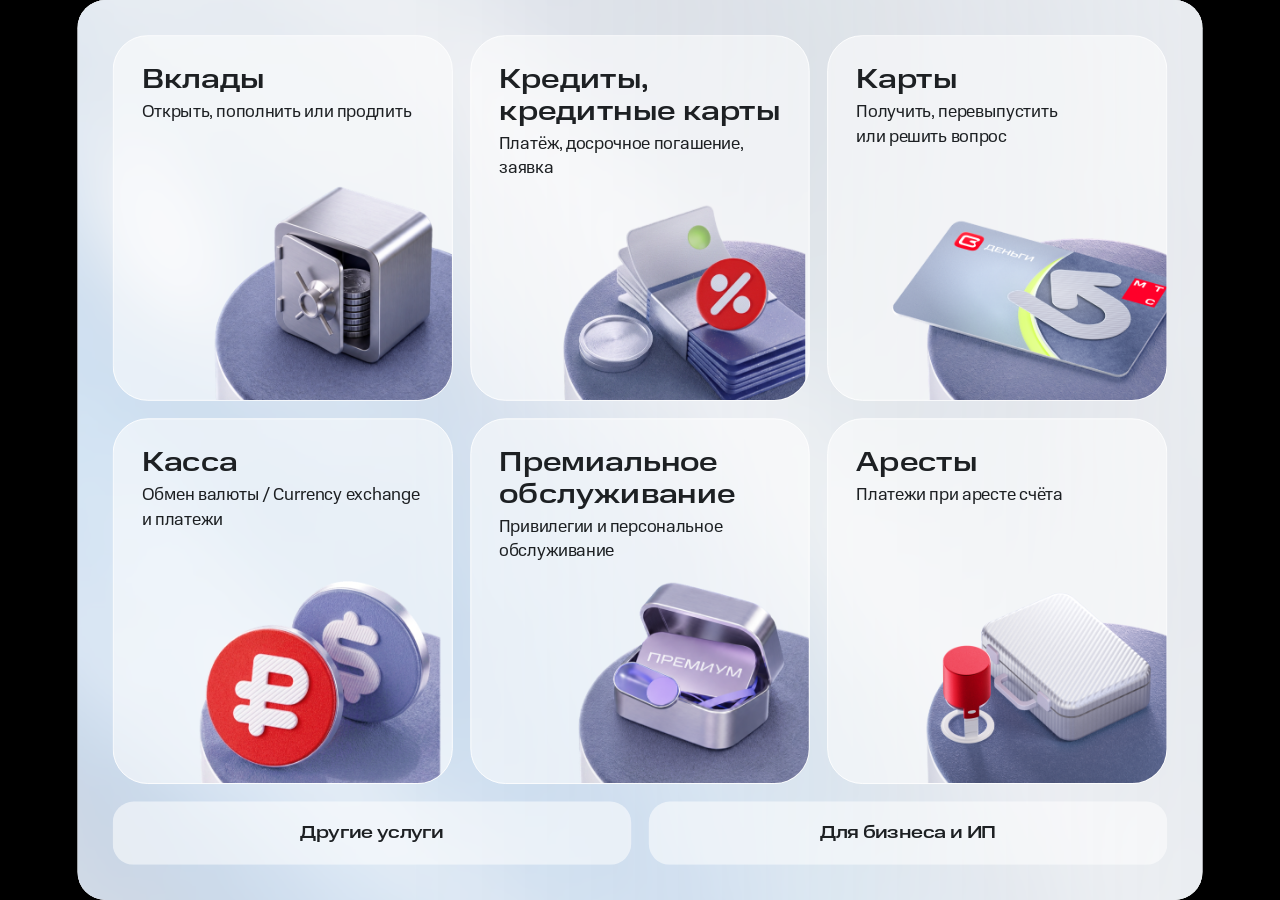
<file: index.html>
<!doctype html>
<html lang="ru">
  <head>
    <meta charset="UTF-8" />
    <meta name="viewport" content="width=device-width, initial-scale=1.0" />
    <title>МТС Банк · Прототип СУО</title>
    <meta name="description" content="Интерактивный прототип терминала электронной очереди. 1280 × 1024." />
    <meta name="robots" content="noindex, nofollow" />
    <script type="module" crossorigin src="./assets/index-D0PzVNwk.js"></script>
    <link rel="stylesheet" crossorigin href="./assets/index-BdX61cpm.css">
  </head>
  <body>
    <div id="root"></div>
  </body>
</html>
</file>
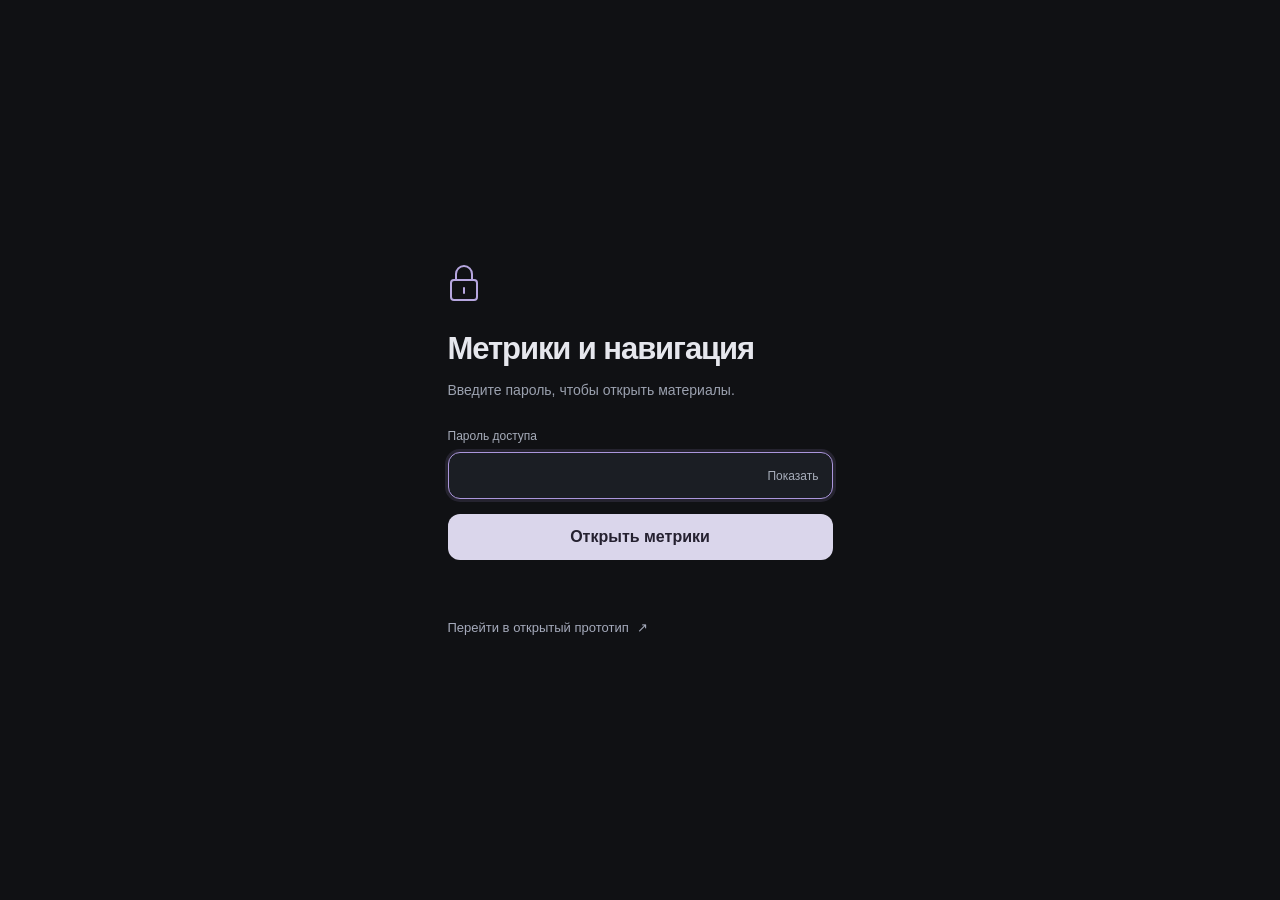
<file: metrics.html>
<!doctype html><html lang="ru"><head><meta charset="utf-8"><meta name="viewport" content="width=device-width,initial-scale=1"><meta name="robots" content="noindex,nofollow"><title>Метрики — доступ по паролю</title><style>
:root{color-scheme:dark;font-family:-apple-system,BlinkMacSystemFont,"Segoe UI",sans-serif;background:#101114;color:#e6e7ed}*{box-sizing:border-box}body{margin:0;min-height:100svh;display:grid;place-items:center;padding:24px}main{width:100%;max-width:385px}svg{color:#b6a6df;margin-bottom:25px}h1{font-size:31px;letter-spacing:-.035em;font-weight:600;margin:0 0 12px}p{color:#9ba1af;font-size:14px;line-height:1.6;margin:0 0 28px}label{font-size:12px;color:#a7adba;display:block;margin-bottom:9px}.input-wrap{display:flex;background:#1b1e24;border:1px solid #353945;border-radius:12px;overflow:hidden}input{background:none;border:0;min-width:0;flex:1;padding:15px;color:#eeeaf5;font:16px inherit;outline:none}.input-wrap:focus-within{border-color:#ab96dc;box-shadow:0 0 0 3px #ab96dc22}button{font:inherit;cursor:pointer}#toggle{background:none;color:#a7adba;border:0;padding:0 13px;font-size:12px}button[type=submit]{width:100%;padding:14px;background:#dad6eb;border:0;border-radius:12px;color:#252130;font-weight:600;margin:15px 0 0}button:focus-visible,a:focus-visible{outline:3px solid #ab96dc;outline-offset:4px}button:disabled{opacity:.6;cursor:wait}#message{min-height:23px;color:#dab3a8;font-size:12px;margin:13px 0 22px}a{font-size:13px;color:#a5aabb;text-decoration:none}a span{margin-left:5px}noscript{color:#dab3a8}</style></head><body><main>
<svg width="32" height="38" viewBox="0 0 32 38" fill="none" aria-hidden="true"><path d="M8 16V10a8 8 0 0116 0v6M6 16h20a3 3 0 013 3v14a3 3 0 01-3 3H6a3 3 0 01-3-3V19a3 3 0 013-3Z" stroke="currentColor" stroke-width="2"/><path d="M16 24v5" stroke="currentColor" stroke-width="2" stroke-linecap="round"/></svg>
<h1>Метрики и навигация</h1><p>Введите пароль, чтобы открыть материалы.</p><form id="unlock-form"><label for="password">Пароль доступа</label><div class="input-wrap"><input id="password" type="password" autocomplete="current-password" required autofocus aria-describedby="message"><button id="toggle" type="button" aria-label="Показать пароль">Показать</button></div><button type="submit" id="submit">Открыть метрики</button><p id="message" role="status" aria-live="polite"></p></form><a href="./">Перейти в открытый прототип <span>↗</span></a><noscript>Для открытия метрик включите JavaScript.</noscript></main><script type="module" src="./metrics-access.js"></script></body></html>
</file>
<file: assets/index-BdX61cpm.css>
.kiosk-prototype-stage{position:relative;width:100%;height:100dvh;overflow:hidden;background:#000}.kiosk-prototype-stage>.kiosk-prototype-shell{position:absolute;left:50%;top:50%;transform-origin:center}.kiosk-home{position:relative;isolation:isolate;display:flex;flex-direction:column;gap:36px;box-sizing:border-box;width:1280px;height:1024px;padding:40px;overflow:hidden;border-radius:32px;background:#f2f3f7;color:#1d2023;font-family:MTS Compact,sans-serif;-webkit-font-smoothing:antialiased;user-select:none;-webkit-user-select:none}.kiosk-background-stack{position:absolute;z-index:-1;top:0;right:0;bottom:0;left:0;pointer-events:none}.kiosk-background-layer{position:absolute;top:0;right:0;bottom:0;left:0;overflow:hidden;background:#f2f3f7}.kiosk-home__background{position:absolute;left:calc(50% - 45px);top:50%;display:flex;align-items:center;justify-content:center;width:2214px;height:1128px;transform:translate(-50%,-50%);pointer-events:none}.kiosk-home__gradient{position:relative;flex:none;width:1128px;height:2214px;transform:rotate(90deg) scaleY(-1);filter:blur(10px)}.kiosk-home__gradient>img{position:absolute;width:100%;height:100%;opacity:1;object-position:bottom}.kiosk-home__gradient-overlay{position:absolute;top:0;right:0;bottom:0;left:0;background:linear-gradient(to bottom,transparent 40%,rgb(255 255 255 / 50%) 80%)}.kiosk-background-layer--business .kiosk-home__background{left:calc(50% - 45.16px);width:3030px;height:1444px}.kiosk-background-layer--business .kiosk-home__gradient{width:1444px;height:3030px;transform:rotate(-90deg);filter:blur(25px)}.kiosk-background-layer--business .kiosk-home__gradient>img{object-fit:cover}.kiosk-ticket__home{position:absolute;right:0;bottom:0;z-index:2}.kiosk-home__business{-webkit-appearance:none;-moz-appearance:none;appearance:none;display:flex;align-items:center;justify-content:center;height:46px;padding:0 16px;border:0;border-radius:16px;background:#fff;color:inherit;font-family:MTS Wide,sans-serif;font-size:20px;font-weight:500;line-height:24px;white-space:nowrap;touch-action:manipulation;-webkit-tap-highlight-color:transparent;cursor:pointer}.kiosk-home__content{display:flex;flex:1;min-height:0;flex-direction:column;gap:20px}.kiosk-home__secondary{display:flex;flex:none;gap:20px;height:72px}.kiosk-home__secondary-button{flex:1;min-width:0;border:0;border-radius:24px;padding:20px 16px;background:#ffffff8c;color:inherit;font-family:MTS Wide,sans-serif;font-size:20px;font-weight:500;line-height:24px;touch-action:manipulation;-webkit-tap-highlight-color:transparent;cursor:pointer}.kiosk-home__secondary-button:focus-visible{outline:3px solid #ff0032;outline-offset:-4px}.kiosk-home__grid{position:relative;display:grid;grid-template-columns:repeat(3,minmax(0,1fr));grid-template-rows:repeat(2,minmax(0,1fr));flex:1;min-height:0;gap:20px}.kiosk-home__card{-webkit-appearance:none;-moz-appearance:none;appearance:none;position:relative;display:flex;flex-direction:column;align-items:stretch;min-width:0;min-height:0;gap:16px;padding:32px;overflow:hidden;border:1px solid #fff;border-radius:40px;background:#ffffff8c;color:inherit;text-align:left;touch-action:manipulation;-webkit-tap-highlight-color:transparent;cursor:pointer}.kiosk-home__card[data-selected],.kiosk-home__business[data-selected]{background:#ffffffe5}.kiosk-home__card:focus-visible,.kiosk-home__business:focus-visible{outline:3px solid #ff0032;outline-offset:-4px}.kiosk-home__copy{position:relative;z-index:1;display:flex;flex:none;flex-direction:column;gap:4px;width:100%}.kiosk-home h2{margin:0;font-family:MTS Wide,sans-serif;font-size:32px;font-weight:500;line-height:36px;letter-spacing:0}.kiosk-home p{margin:0;font-family:MTS Compact,sans-serif;font-size:20px;font-weight:400;line-height:28px;letter-spacing:0}.kiosk-home__art-slot{position:relative;flex:1;min-height:0;width:100%;pointer-events:none}.kiosk-home__art{position:absolute}.kiosk-home__art img{position:absolute;display:block;max-width:none;width:100%;height:100%;object-fit:cover}.kiosk-home__content--retail .kiosk-home__art-slot{position:absolute;top:-1px;right:-1px;bottom:-1px;left:-1px;width:auto}.kiosk-home__content--retail .kiosk-home__art{top:0;right:0;bottom:0;left:0}.kiosk-home__premium-rotation{position:absolute;top:0;right:0;bottom:0;left:0}.kiosk-home__content--retail .kiosk-home__art img{object-fit:fill}.kiosk-home__card--services .kiosk-home__art{right:-51.4px;bottom:-40.34px;width:278.813px;height:278.813px;overflow:hidden}.kiosk-home__card--services .kiosk-home__art img{left:2.14%;top:6.48%;width:88.83%;height:88.83%}.kiosk-prototype-viewport{position:relative;flex:1;width:1200px;min-height:0;overflow:hidden}.kiosk-prototype-content{position:absolute;top:0;right:0;bottom:0;left:0;display:flex;flex-direction:column;gap:36px}.kiosk-menu__back:focus-visible,.kiosk-menu__option:focus-visible{outline:3px solid #ff0032;outline-offset:-4px}.kiosk-home--business .kiosk-home__copy p{white-space:pre-line}.kiosk-home__card--business-rko .kiosk-home__art{left:calc(50% + 52.5px);top:calc(50% + 10px);width:258px;height:262px;transform:translate(-50%,-50%)}.kiosk-home__card--client-bank .kiosk-home__art{right:-20.5px;bottom:-12px;width:262px;height:230px}.kiosk-home__card--acquiring .kiosk-home__art{left:calc(50% + 55.76px);top:calc(50% + 11.88px);display:flex;align-items:center;justify-content:center;width:271.174px;height:273.768px;transform:translate(-50%,-50%)}.kiosk-home__business-rotation{position:relative;flex:none}.kiosk-home__card--acquiring .kiosk-home__business-rotation{width:242px;height:245px;transform:rotate(7.3deg)}.kiosk-home__card--payroll .kiosk-home__art{right:-13.17px;bottom:-11px;width:250px;height:225px}.kiosk-home__card--business-deposits .kiosk-home__art{left:calc(50% + 49.34px);top:calc(50% + 23px);width:267px;height:262px;transform:translate(-50%,-50%)}.kiosk-home__card--business-loans .kiosk-home__art{right:-34.76px;bottom:-29.95px;display:flex;align-items:center;justify-content:center;width:292.497px;height:253.925px}.kiosk-home__card--business-loans .kiosk-home__business-rotation{width:273.881px;height:231.577px;transform:rotate(4.85deg)}.kiosk-menu__heading{position:relative;display:flex;align-items:center;flex:none;width:1200px;height:80px;gap:32px}.kiosk-menu__back{-webkit-appearance:none;-moz-appearance:none;appearance:none;display:flex;align-items:center;justify-content:center;flex:none;width:72px;height:72px;border:0;padding:20px;border-radius:80px;background:#fff;cursor:pointer;touch-action:manipulation;-webkit-tap-highlight-color:transparent}.kiosk-menu__icon-viewport{display:flex;align-items:center;justify-content:center;flex:none;width:32px;height:32px;overflow:hidden}.kiosk-menu__icon-viewport img{display:block;flex:none;max-width:none}.kiosk-menu__title,.kiosk-ticket__heading h1{margin:0;font-family:MTS Wide,sans-serif;font-size:36px;font-weight:500;line-height:40px;letter-spacing:0;outline:none}.kiosk-menu__grid{position:relative;display:grid;grid-template-columns:repeat(2,minmax(0,1fr));grid-template-rows:repeat(5,136px);flex:1;min-height:0;width:1200px;gap:20px}.kiosk-menu__grid[data-menu=services]{grid-template-rows:repeat(3,136px) minmax(136px,1fr) 136px}.kiosk-menu__option{-webkit-appearance:none;-moz-appearance:none;appearance:none;display:flex;align-items:center;justify-content:space-between;gap:0;min-width:0;padding:32px;border:0;border-radius:40px;background:#fff;color:#1d2023;text-align:left;cursor:pointer;touch-action:manipulation;-webkit-tap-highlight-color:transparent}.kiosk-menu__option:active{background:#f9fafc}.kiosk-menu__option-copy{display:flex;flex:1;flex-direction:column;align-items:flex-start;min-width:0;gap:8px}.kiosk-menu__option-title{width:100%;font-family:MTS Wide,sans-serif;font-size:24px;font-weight:500;line-height:28px;white-space:pre-line}.kiosk-menu__arrow{display:flex;align-items:center;justify-content:center;flex:none;width:64px;height:64px;padding:20px;border-radius:20px;background:#f2f3f7}.kiosk-menu__arrow--plain{background:#fff}.kiosk-menu__tags{display:flex;gap:4px;font-family:MTS Text,sans-serif;font-size:20px;font-weight:400;line-height:28px;white-space:nowrap}.kiosk-menu__tags>span{display:flex;align-items:center;height:36px;padding:4px 6px;border-radius:20px;background:#f2f3f7}.kiosk-ticket__heading{position:relative;display:flex;flex:none;flex-direction:column;align-items:center;justify-content:center;width:1200px;height:80px;gap:8px;text-align:center}.kiosk-ticket__heading p{font-family:MTS Text,sans-serif;font-size:24px;line-height:32px}.kiosk-ticket__content{position:relative;display:flex;flex:1;align-items:center;justify-content:center;width:1200px;min-height:0}.kiosk-printer{position:relative;flex:none;width:582px;height:668.447px}.kiosk-printer__slot{position:absolute;inset:0 0 auto;height:40px;border:1px solid rgb(188 195 208 / 20%);border-radius:42px;background:#bbc1c7;box-shadow:inset 0 0 4px #00000040}.kiosk-printer__slot img{position:absolute;left:10px;top:10px;max-width:none;border-radius:20px}.kiosk-printer__paper-window{position:absolute;left:28px;top:20.447px;width:526px;height:648px;overflow:hidden;filter:drop-shadow(0 4px 12px rgb(0 0 0 / 20%))}.kiosk-printer__paper-shadow{position:absolute;z-index:1;top:0;left:0;width:100%;height:26px;background:linear-gradient(to bottom,rgb(0 0 0 / 40%),transparent);pointer-events:none}.kiosk-receipt{display:flex;flex-direction:column;width:526px;height:648px}.kiosk-receipt__body{display:flex;flex:1;flex-direction:column;align-items:center;min-height:0;padding:50px 20px 20px;gap:20px;background-image:linear-gradient(0deg,#0000000d,#fdfdf90d 10%),linear-gradient(90deg,#fdfdf9,#fdfdf9)}.kiosk-receipt__header{display:flex;align-items:center;justify-content:space-between;flex:none;width:100%;height:24px;font-family:MTS Wide,sans-serif;font-size:20px;font-weight:500;line-height:24px}.kiosk-receipt__header time,.kiosk-receipt__label{font-family:MTS Wide,sans-serif;font-size:10px;font-weight:700;line-height:12px;text-transform:uppercase;color:#626c77}.kiosk-receipt__header time{text-align:right}.kiosk-receipt__separator{flex:none;width:100%;height:1px;border-top:1px dashed #8d969f}.kiosk-receipt__number{display:flex;flex:1;flex-direction:column;align-items:center;justify-content:center;min-height:0;width:100%;gap:20px}.kiosk-receipt__number strong{font-family:MTS Wide,sans-serif;font-size:80px;font-weight:500;line-height:72px}.kiosk-receipt__service{display:flex;flex:none;flex-direction:column;align-items:center;width:100%;gap:8px;text-align:center}.kiosk-receipt__service>[data-ticket-service]{font-family:MTS Text,sans-serif;font-size:20px;line-height:28px;overflow-wrap:anywhere}.kiosk-receipt__instructions{display:flex;flex:none;flex-direction:column;align-items:center;gap:12px;font-family:MTS Compact,sans-serif;font-size:14px;font-weight:400;line-height:20px;text-align:center;color:#626c77}.kiosk-receipt__edge{display:block;flex:none;max-width:none}/*! tailwindcss v4.1.12 | MIT License | https://tailwindcss.com */@font-face{font-family:MTS Compact;src:url(./MTSCompact-Regular-wCKyQM0D.woff2)format("woff2");font-weight:400;font-display:swap}@font-face{font-family:MTS Compact;src:url(./MTSCompact-Medium-CcTpAFTL.woff2)format("woff2");font-weight:500 600;font-display:swap}@font-face{font-family:MTS Wide;src:url(./MTSWide-Bold-Oon_wgCm.woff2)format("woff2");font-weight:700;font-display:swap}@font-face{font-family:MTS Wide;src:url(./MTSWide-Medium-Qw88QCFN.ttf)format("truetype");font-weight:500;font-display:swap}@font-face{font-family:MTS Text;src:url(./MTSText-Regular-DjnoRHRw.ttf)format("truetype");font-weight:400;font-display:swap}@layer theme{:root,:host{--font-sans:ui-sans-serif,system-ui,sans-serif,"Apple Color Emoji","Segoe UI Emoji","Segoe UI Symbol","Noto Color Emoji";--font-mono:ui-monospace,SFMono-Regular,Menlo,Monaco,Consolas,"Liberation Mono","Courier New",monospace;--default-font-family:var(--font-sans);--default-mono-font-family:var(--font-mono)}}@layer base{*,:after,:before,::backdrop{box-sizing:border-box;border:0 solid;margin:0;padding:0}::file-selector-button{box-sizing:border-box;border:0 solid;margin:0;padding:0}html,:host{-webkit-text-size-adjust:100%;-moz-tab-size:4;tab-size:4;line-height:1.5;font-family:var(--default-font-family,ui-sans-serif,system-ui,sans-serif,"Apple Color Emoji","Segoe UI Emoji","Segoe UI Symbol","Noto Color Emoji");font-feature-settings:var(--default-font-feature-settings,normal);font-variation-settings:var(--default-font-variation-settings,normal);-webkit-tap-highlight-color:transparent}hr{height:0;color:inherit;border-top-width:1px}abbr:where([title]){-webkit-text-decoration:underline dotted;text-decoration:underline dotted}h1,h2,h3,h4,h5,h6{font-size:inherit;font-weight:inherit}a{color:inherit;-webkit-text-decoration:inherit;text-decoration:inherit}b,strong{font-weight:bolder}code,kbd,samp,pre{font-family:var(--default-mono-font-family,ui-monospace,SFMono-Regular,Menlo,Monaco,Consolas,"Liberation Mono","Courier New",monospace);font-feature-settings:var(--default-mono-font-feature-settings,normal);font-variation-settings:var(--default-mono-font-variation-settings,normal);font-size:1em}small{font-size:80%}sub,sup{vertical-align:baseline;font-size:75%;line-height:0;position:relative}sub{bottom:-.25em}sup{top:-.5em}table{text-indent:0;border-color:inherit;border-collapse:collapse}:-moz-focusring{outline:auto}progress{vertical-align:baseline}summary{display:list-item}ol,ul,menu{list-style:none}img,svg,video,canvas,audio,iframe,embed,object{vertical-align:middle;display:block}img,video{max-width:100%;height:auto}button,input,select,optgroup,textarea{font:inherit;font-feature-settings:inherit;font-variation-settings:inherit;letter-spacing:inherit;color:inherit;opacity:1;background-color:#0000;border-radius:0}::file-selector-button{font:inherit;font-feature-settings:inherit;font-variation-settings:inherit;letter-spacing:inherit;color:inherit;opacity:1;background-color:#0000;border-radius:0}:where(select:is([multiple],[size])) optgroup{font-weight:bolder}:where(select:is([multiple],[size])) optgroup option{padding-inline-start:20px}::file-selector-button{margin-inline-end:4px}::placeholder{opacity:1}@supports (not ((-webkit-appearance:-apple-pay-button))) or (contain-intrinsic-size:1px){::placeholder{color:currentColor}@supports (color:color-mix(in lab,red,red)){::placeholder{color:color-mix(in oklab,currentcolor 50%,transparent)}}}textarea{resize:vertical}::-webkit-search-decoration{-webkit-appearance:none}::-webkit-date-and-time-value{min-height:1lh;text-align:inherit}::-webkit-datetime-edit{display:inline-flex}::-webkit-datetime-edit-fields-wrapper{padding:0}::-webkit-datetime-edit{padding-block:0}::-webkit-datetime-edit-year-field{padding-block:0}::-webkit-datetime-edit-month-field{padding-block:0}::-webkit-datetime-edit-day-field{padding-block:0}::-webkit-datetime-edit-hour-field{padding-block:0}::-webkit-datetime-edit-minute-field{padding-block:0}::-webkit-datetime-edit-second-field{padding-block:0}::-webkit-datetime-edit-millisecond-field{padding-block:0}::-webkit-datetime-edit-meridiem-field{padding-block:0}::-webkit-calendar-picker-indicator{line-height:1}:-moz-ui-invalid{box-shadow:none}button,input:where([type=button],[type=reset],[type=submit]){-webkit-appearance:button;-moz-appearance:button;appearance:button}::file-selector-button{-webkit-appearance:button;-moz-appearance:button;appearance:button}::-webkit-inner-spin-button{height:auto}::-webkit-outer-spin-button{height:auto}[hidden]:where(:not([hidden=until-found])){display:none!important}}@layer components,utilities;html,body,#root{min-height:100%;margin:0}html{font-size:16px}body{background:#000}
</file>
